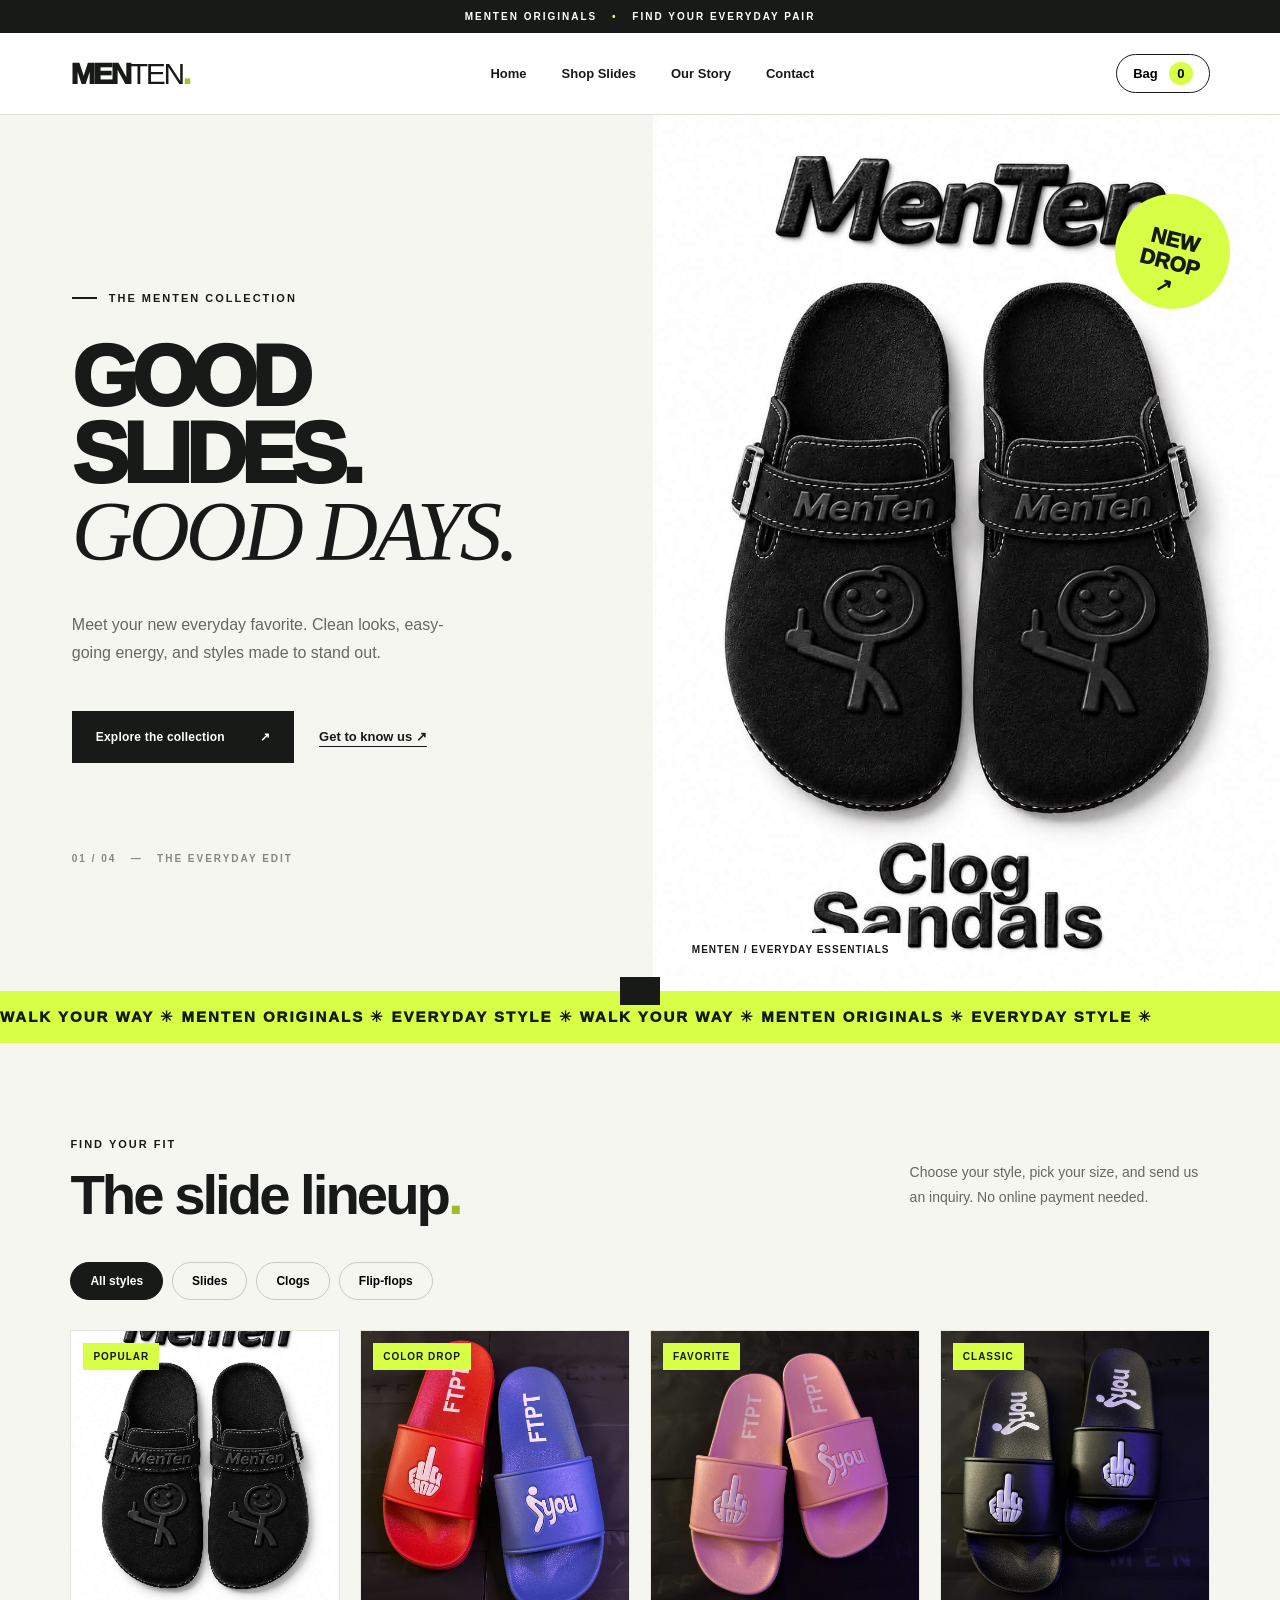
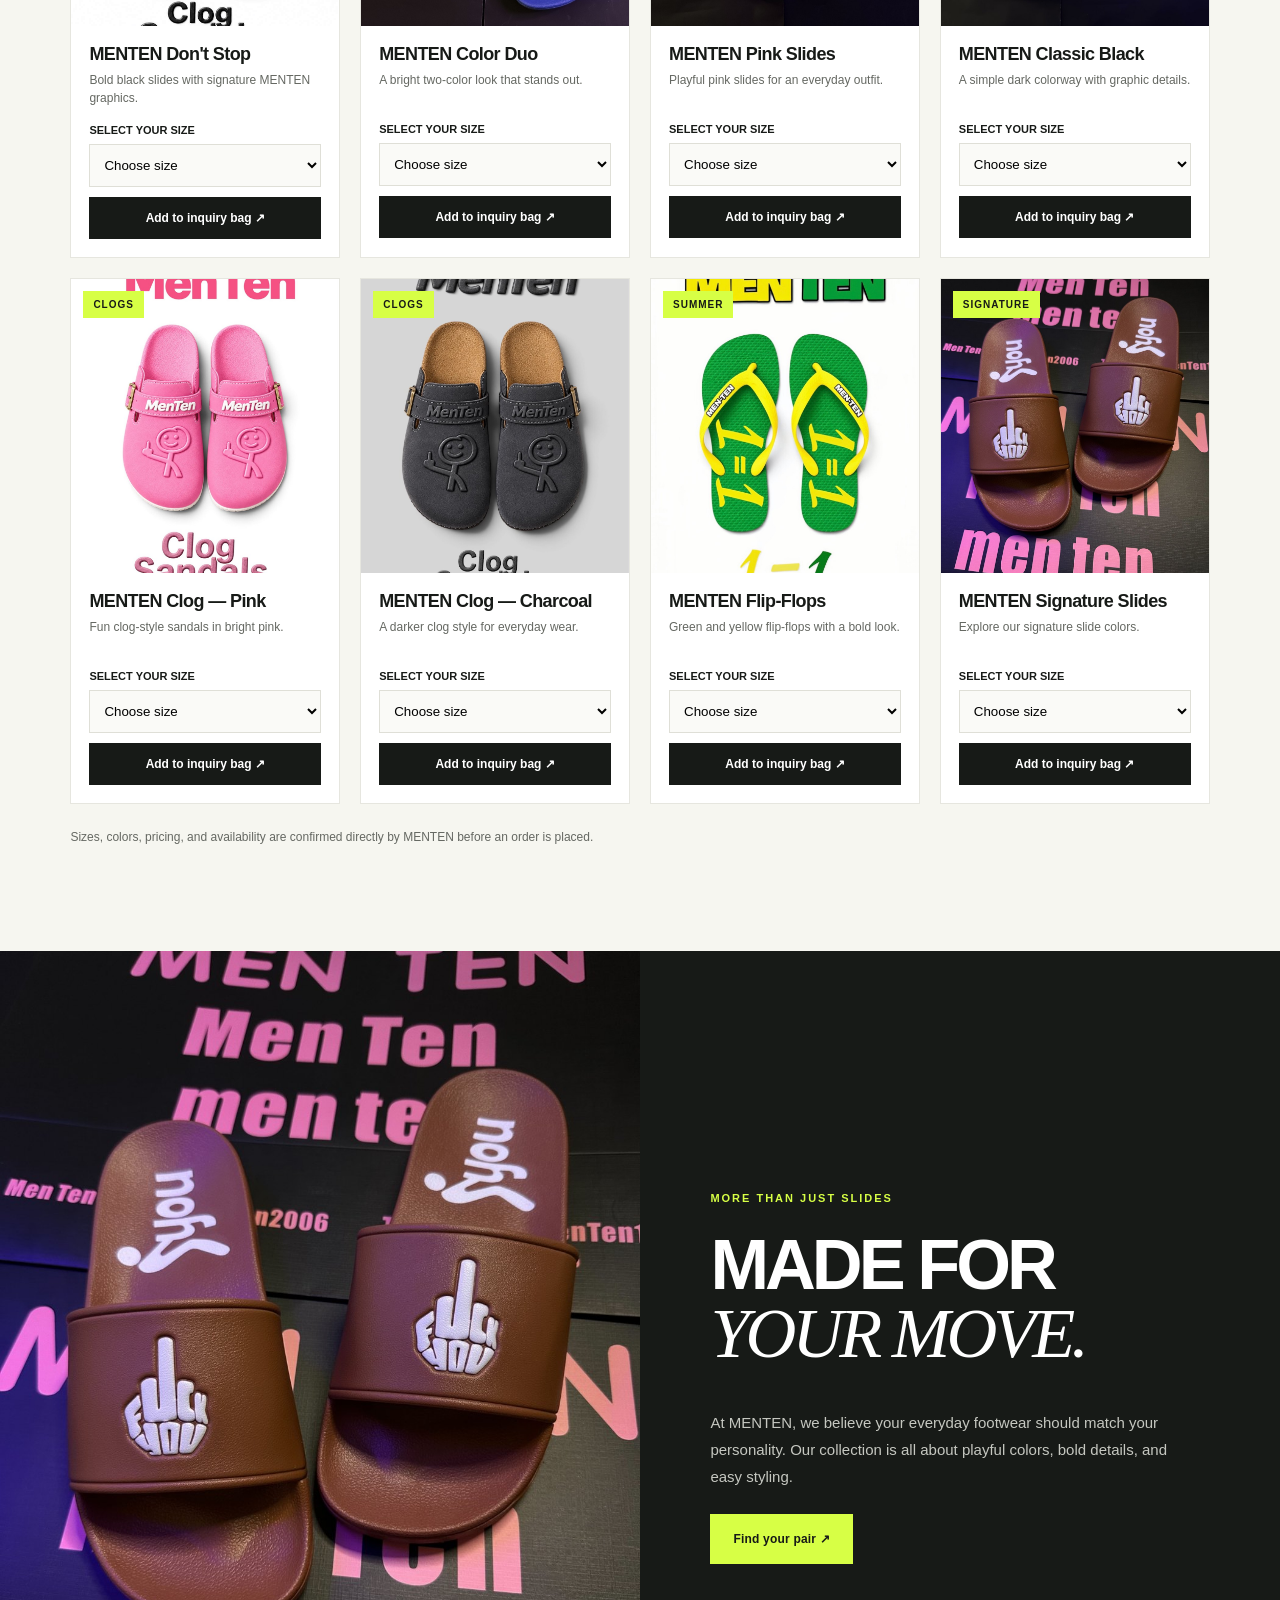
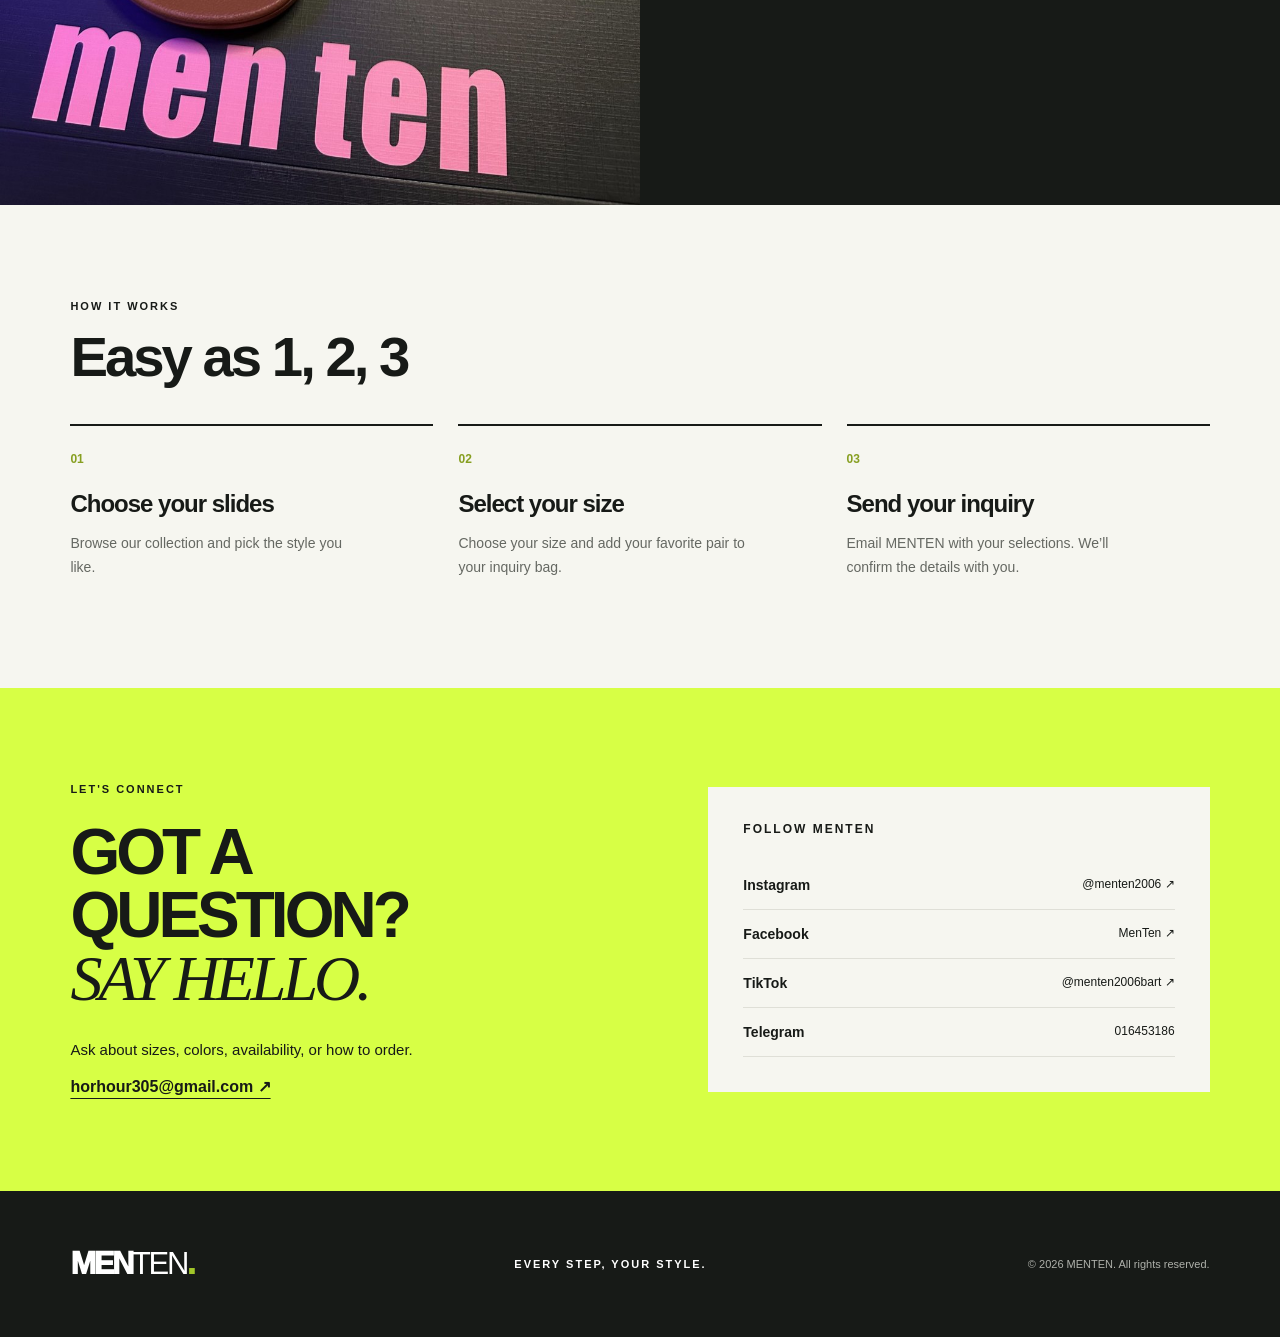
<file: index.html>
<!DOCTYPE html>
<html lang="en">
<head>
<script src="https://telegram.org/js/telegram-web-app.js"></script>

  <meta charset="UTF-8">
  <meta name="viewport" content="width=device-width, initial-scale=1">
  <meta name="theme-color" content="#171a17">
  <meta name="description" content="Discover MENTEN slides and sandals. Choose your favorite style and size, then send an order inquiry directly to MENTEN.">
  <title>MENTEN — Slides for Every Day</title>
  <link rel="icon" href="favicon.svg" type="image/svg+xml">
  <link rel="stylesheet" href="style.css">
  <script src="script.js" defer></script>
</head>
<body>
  <div class="announcement">MENTEN ORIGINALS <span>•</span> FIND YOUR EVERYDAY PAIR</div>
  <header class="site-header">
    <a class="logo" href="#home" aria-label="MENTEN home">MEN<span>TEN</span><i>.</i></a>
    <button class="menu-toggle" id="menuToggle" type="button" aria-label="Open menu" aria-expanded="false">☰</button>
    <nav class="nav-links" id="mainNav" aria-label="Main navigation">
      <a href="#home">Home</a>
      <a href="#shop">Shop Slides</a>
      <a href="#story">Our Story</a>
      <a href="#contact">Contact</a>
    </nav>
    <button class="bag-button" id="bagButton" type="button" aria-label="View inquiry bag">Bag <span id="bagCount">0</span></button>
  </header>
  <main>
    <section class="hero" id="home">
      <div class="hero-copy">
        <div class="eyebrow"><span class="line"></span> THE MENTEN COLLECTION</div>
        <h1>GOOD SLIDES.<br><em>GOOD DAYS.</em></h1>
        <p>Meet your new everyday favorite. Clean looks, easy-going energy, and styles made to stand out.</p>
        <div class="hero-actions">
          <a class="btn btn-dark" href="#shop">Explore the collection <span>↗</span></a>
          <a class="text-link" href="#story">Get to know us ↗</a>
        </div>
        <div class="hero-small">01 / 04 &nbsp; — &nbsp; THE EVERYDAY EDIT</div>
      </div>
      <div class="hero-image-wrap">
        <img class="hero-image" src="images/image.png" alt="MENTEN black slides product photo">
        <span class="hero-sticker">NEW<br>DROP <b>↗</b></span>
        <span class="hero-caption">MENTEN / EVERYDAY ESSENTIALS</span>
      </div>
    </section>
    <div class="ticker" aria-hidden="true"><div>WALK YOUR WAY ✳ MENTEN ORIGINALS ✳ EVERYDAY STYLE ✳ WALK YOUR WAY ✳ MENTEN ORIGINALS ✳ EVERYDAY STYLE ✳</div></div>
    <section class="shop-section section-shell" id="shop">
      <div class="section-heading">
        <div><div class="eyebrow">FIND YOUR FIT</div><h2>The slide lineup<span class="accent-dot">.</span></h2></div>
        <p>Choose your style, pick your size, and send us an inquiry. No online payment needed.</p>
      </div>
      <div class="filter-row" role="group" aria-label="Filter products">
        <button class="filter active" data-filter="all" type="button">All styles</button>
        <button class="filter" data-filter="slides" type="button">Slides</button>
        <button class="filter" data-filter="clogs" type="button">Clogs</button>
        <button class="filter" data-filter="flipflops" type="button">Flip-flops</button>
      </div>
      <div class="product-grid" id="productGrid"></div>
      <p class="product-note">Sizes, colors, pricing, and availability are confirmed directly by MENTEN before an order is placed.</p>
    </section>
    <section class="feature-section" id="story">
      <div class="feature-photo"><img src="images/product-3.jpg" loading="lazy" alt="MENTEN slide sandals in different colors"></div>
      <div class="feature-content"><div class="eyebrow">MORE THAN JUST SLIDES</div><h2>MADE FOR<br><em>YOUR MOVE.</em></h2><p>At MENTEN, we believe your everyday footwear should match your personality. Our collection is all about playful colors, bold details, and easy styling.</p><a class="btn btn-light" href="#shop">Find your pair ↗</a></div>
    </section>
    <section class="steps-section section-shell">
      <div class="section-heading"><div><div class="eyebrow">HOW IT WORKS</div><h2>Easy as 1, 2, 3<span class="accent-dot"><div class=""></div></span></h2></div></div>
      <div class="steps-grid"><article><span>01</span><h3>Choose your slides</h3><p>Browse our collection and pick the style you like.</p></article><article><span>02</span><h3>Select your size</h3><p>Choose your size and add your favorite pair to your inquiry bag.</p></article><article><span>03</span><h3>Send your inquiry</h3><p>Email MENTEN with your selections. We’ll confirm the details with you.</p></article></div>
    </section>
    <section class="contact-section" id="contact"><div class="contact-inner"><div><div class="eyebrow">LET'S CONNECT</div><h2>GOT A QUESTION?<br><em>SAY HELLO.</em></h2><p>Ask about sizes, colors, availability, or how to order.</p><a class="contact-email" href="mailto:horhour305@gmail.com">horhour305@gmail.com ↗</a></div><div class="social-panel"><h3>FOLLOW MENTEN</h3><a target="_blank" rel="noopener noreferrer" href="https://www.instagram.com/menten2006/">Instagram <span>@menten2006 ↗</span></a><a target="_blank" rel="noopener noreferrer" href="https://www.facebook.com/profile.php?id=100065083050645">Facebook <span>MenTen ↗</span></a><a target="_blank" rel="noopener noreferrer" href="https://www.tiktok.com/@menten2006bart">TikTok <span>@menten2006bart ↗</span></a><div class="telegram">Telegram <span>016453186</span></div></div></div></section>
  </main>
  <footer><a class="logo footer-logo" href="#home">MEN<span>TEN</span><i>.</i></a><p>EVERY STEP, YOUR STYLE.</p><small>© <span id="year"></span> MENTEN. All rights reserved.</small></footer>
  <div class="drawer-backdrop" id="drawerBackdrop" hidden></div>
  <aside class="bag-drawer" id="bagDrawer" role="dialog" aria-modal="true" aria-label="Your inquiry bag" aria-hidden="true">
    <div class="drawer-top"><div><div class="eyebrow">YOUR PICKS</div><h2>Inquiry bag</h2></div><button type="button" id="closeBag" class="close-button" aria-label="Close bag"></button></div>
    <div id="bagItems" class="bag-items"></div>
    <form id="inquiryForm" class="inquiry-form"><label for="customerName">Your name</label><input id="customerName" name="name" placeholder="Your name" required maxlength="80"><label for="customerContact">Your email or contact</label><input id="customerContact" name="contact" placeholder="Email / phone / social handle" required maxlength="120"><label for="customerNotes">Message (optional)</label><textarea id="customerNotes" name="notes" rows="3" maxlength="500" placeholder="Any questions or color preferences?"></textarea><button class="btn btn-dark full-width" type="submit">Send inquiry by email ↗</button><p class="form-hint">This opens your email app with your order details. No payment is collected here.</p></form>
  </aside>
  <div class="toast" id="toast" role="status" aria-live="polite"></div>
<script>
  if (window.Telegram && window.Telegram.WebApp) {
    const tg = window.Telegram.WebApp;

    tg.ready();
    tg.expand();

    document.body.classList.add("telegram-mini-app");
  }
</script>

</body>
</html>
</file>
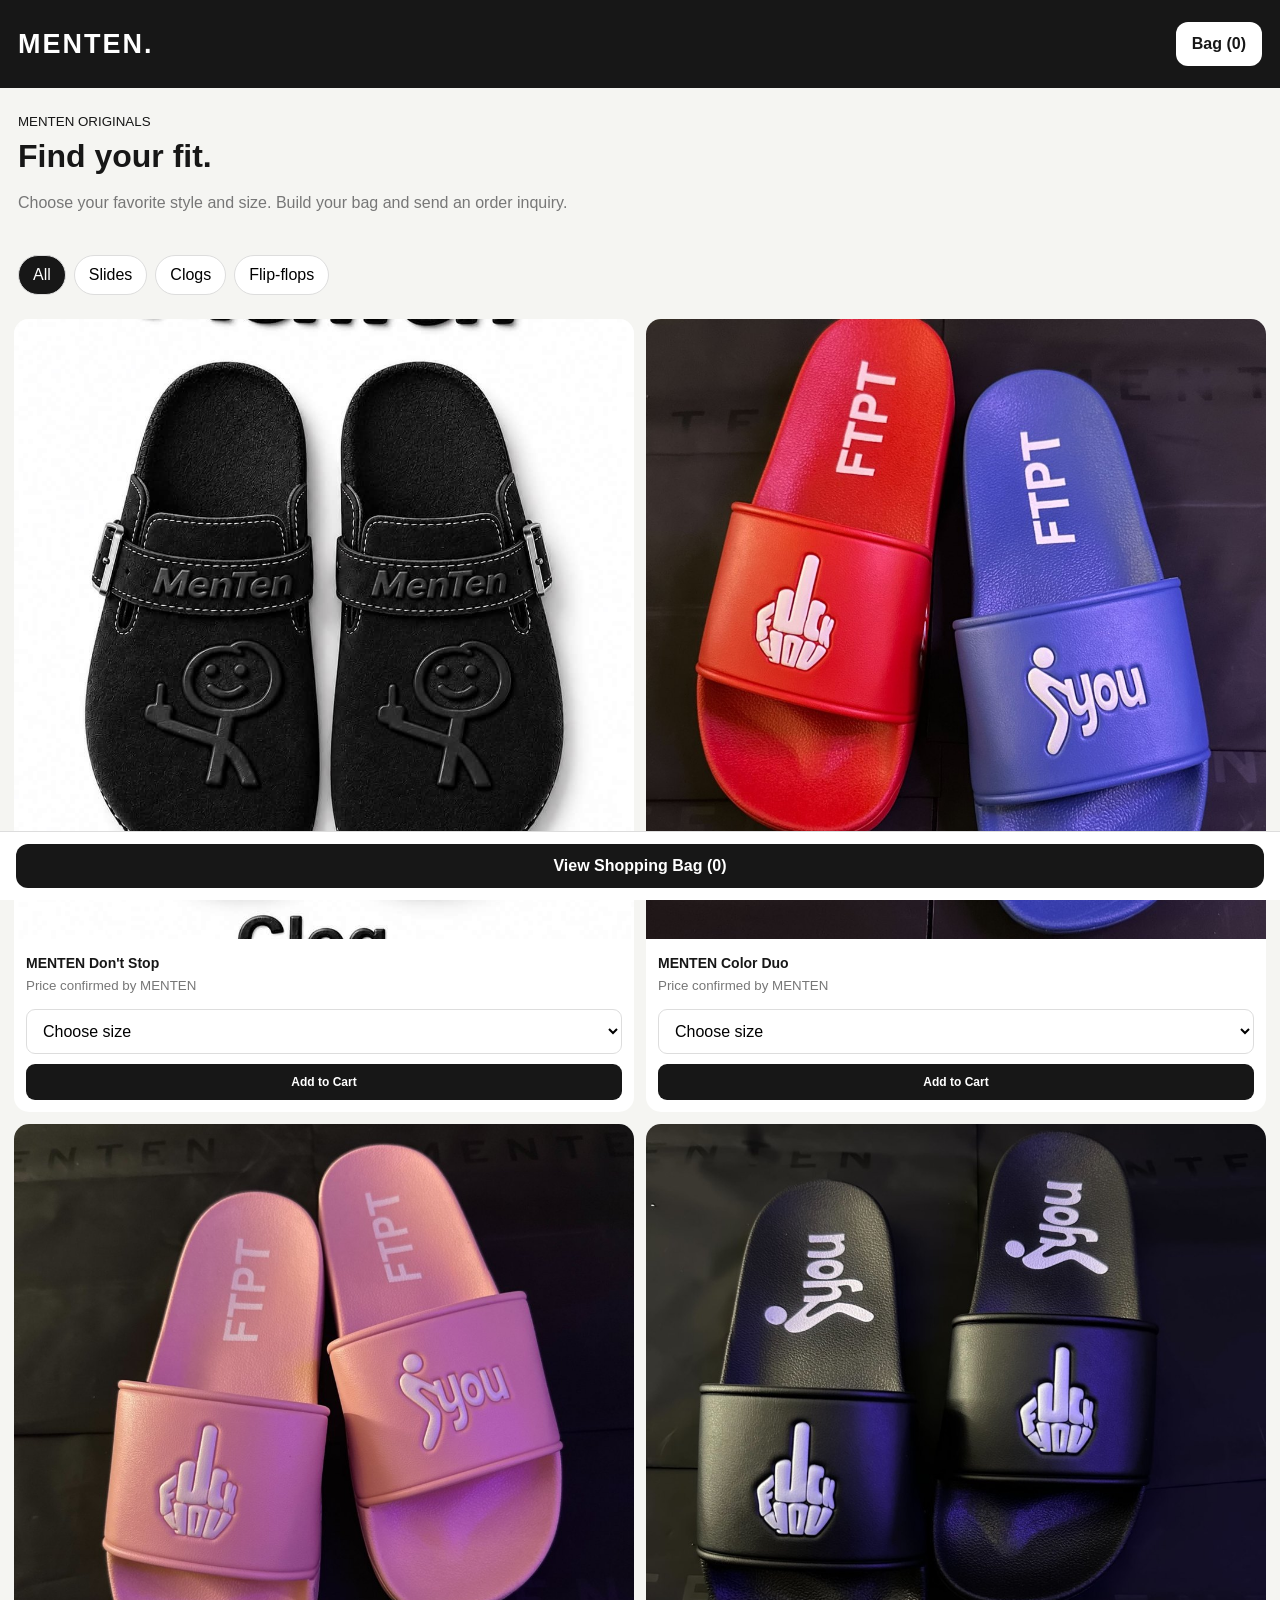
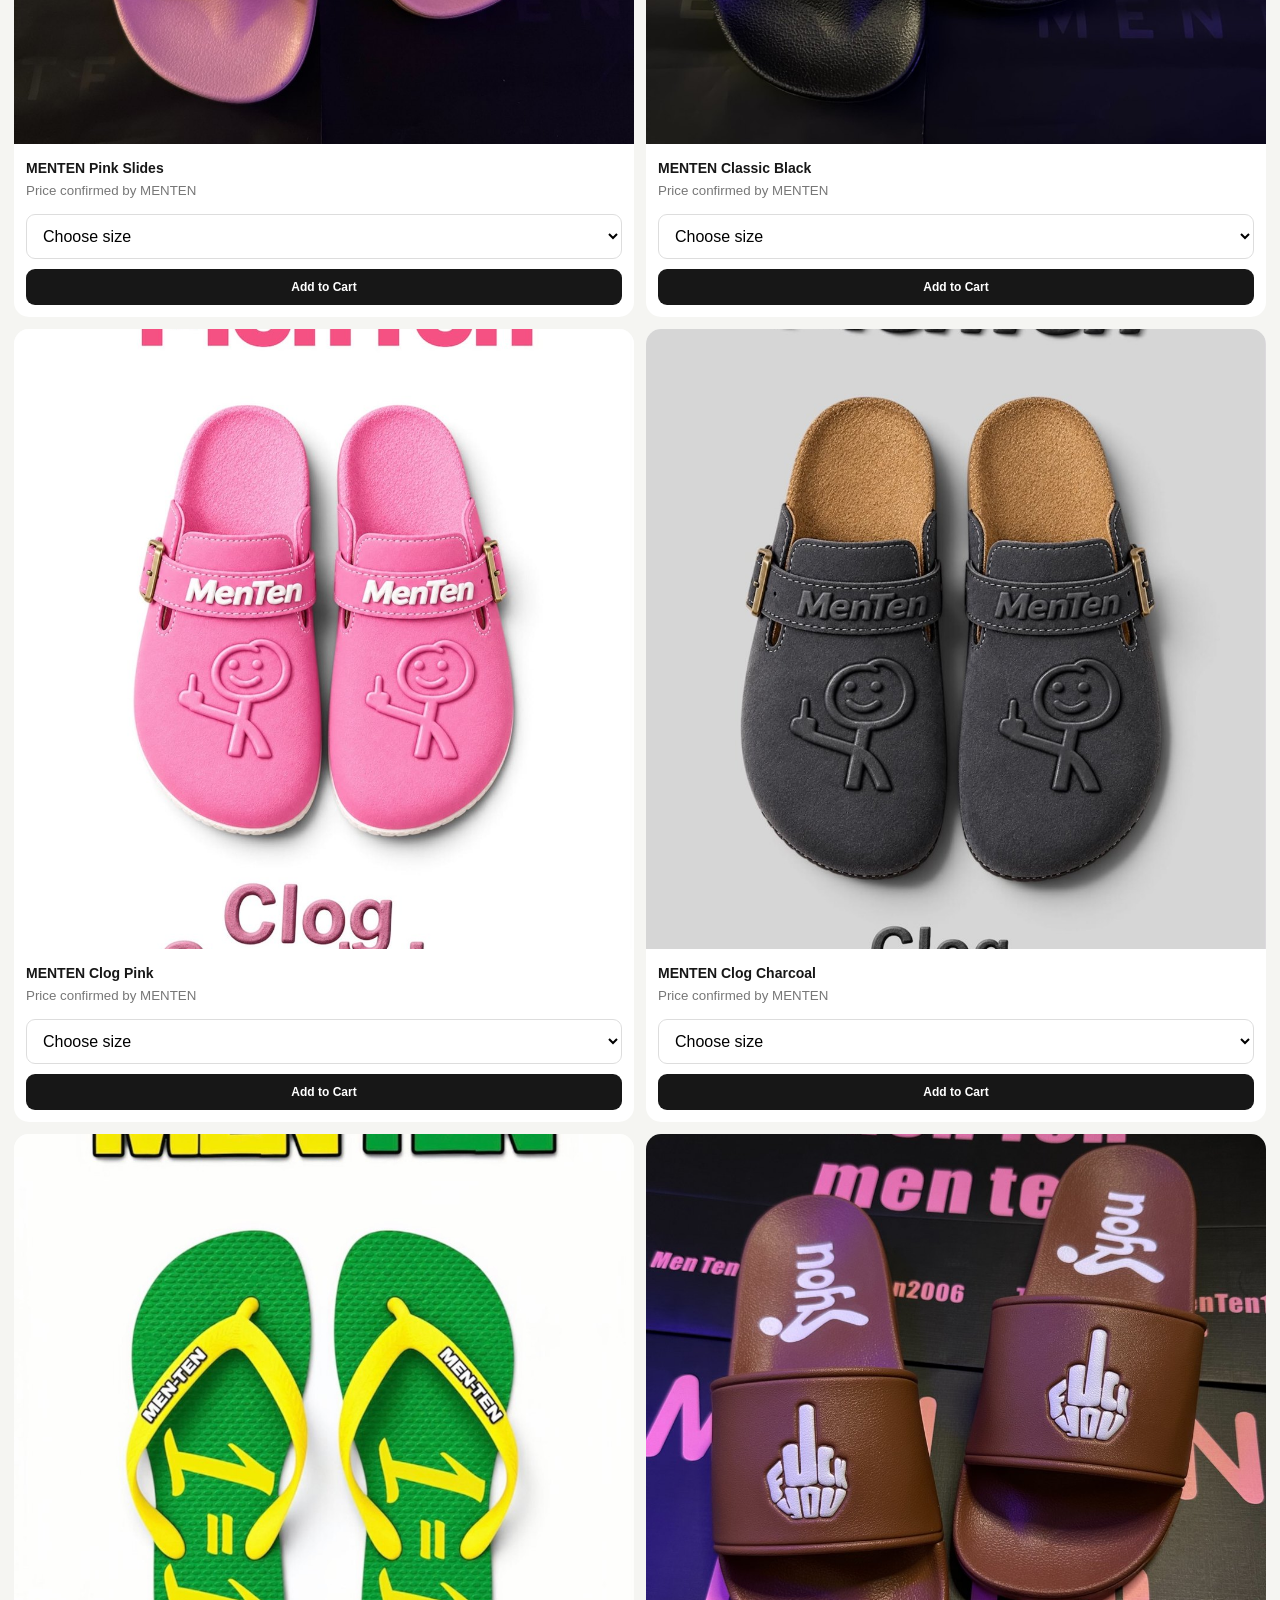
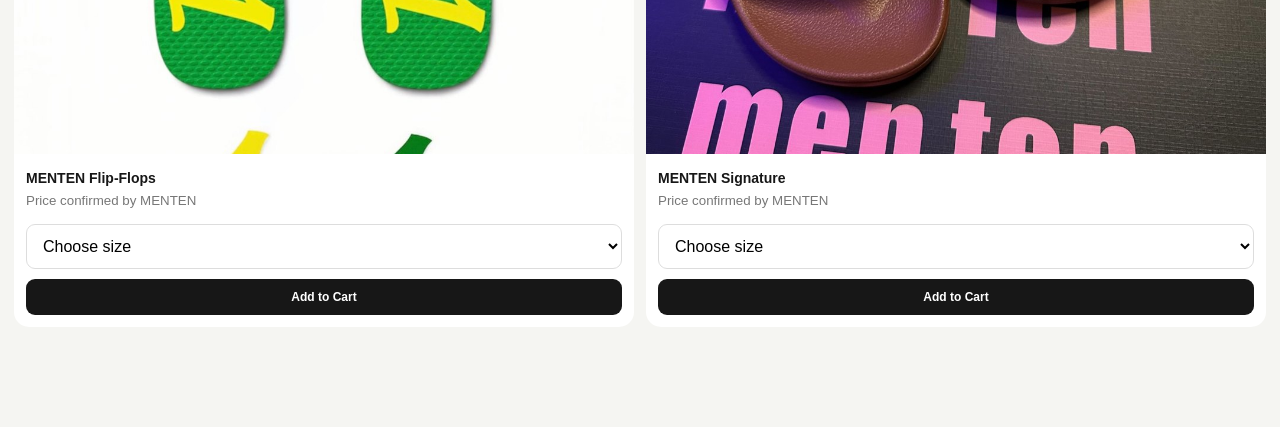
<file: telegram-2.html>
<!DOCTYPE html>
<html lang="en">

<head>
    <meta charset="UTF-8">
    <meta name="viewport" content="width=device-width, initial-scale=1">
    <meta name="theme-color" content="#111111">
    <title>MENTEN | Telegram Shop</title>
    <script src="https://telegram.org/js/telegram-web-app.js"></script>
    <style>
        * {
            box-sizing: border-box;
        }

        body {
            margin: 0;
            font-family: -apple-system, BlinkMacSystemFont, Arial, sans-serif;
            background: #f5f5f2;
            color: #171717;
        }

        header {
            background: #171717;
            color: white;
            padding: 22px 18px;
            display: flex;
            justify-content: space-between;
            align-items: center;
        }

        .brand {
            font-size: 27px;
            font-weight: 900;
            letter-spacing: 2px;
        }

        button {
            cursor: pointer;
            font: inherit;
        }

        .bag-btn,
        .primary {
            background: #171717;
            color: white;
            border: 0;
            padding: 13px 16px;
            border-radius: 12px;
            font-weight: 700;
        }

        .bag-btn {
            background: white;
            color: #171717;
        }

        .intro {
            padding: 24px 18px 12px;
        }

        .intro h1 {
            font-size: 32px;
            margin: 8px 0;
        }

        .intro p,
        .muted {
            color: #777;
            line-height: 1.5;
        }

        .filters {
            display: flex;
            gap: 8px;
            overflow-x: auto;
            padding: 12px 18px;
        }

        .filter {
            border: 1px solid #ddd;
            border-radius: 20px;
            background: white;
            padding: 10px 14px;
            white-space: nowrap;
        }

        .filter.active {
            background: #171717;
            color: white;
        }

        .grid {
            display: grid;
            grid-template-columns: repeat(2, minmax(0, 1fr));
            gap: 12px;
            padding: 12px 14px 100px;
        }

        .card {
            background: white;
            border-radius: 15px;
            overflow: hidden;
        }

        .card img {
            width: 100%;
            aspect-ratio: 1 / 1;
            object-fit: cover;
            background: #eee;
        }

        .info {
            padding: 12px;
        }

        .info h3 {
            font-size: 14px;
            margin: 0 0 7px;
        }

        .info small {
            color: #777;
            display: block;
            margin-bottom: 10px;
        }

        select,
        input,
        textarea {
            width: 100%;
            padding: 12px;
            border: 1px solid #ddd;
            border-radius: 9px;
            background: white;
            font: inherit;
            margin: 6px 0 10px;
        }

        .add {
            width: 100%;
            background: #171717;
            color: white;
            border: 0;
            border-radius: 9px;
            padding: 11px 6px;
            font-size: 12px;
            font-weight: 700;
        }

        .bottom {
            position: fixed;
            bottom: 0;
            left: 0;
            right: 0;
            padding: 12px 16px;
            background: white;
            border-top: 1px solid #ddd;
            z-index: 5;
        }

        .bottom button {
            width: 100%;
        }

        .panel {
            display: none;
            position: fixed;
            inset: 0;
            background: #f5f5f2;
            z-index: 10;
            overflow-y: auto;
            padding: 20px 18px 35px;
        }

        .panel.open {
            display: block;
        }

        .panel-top {
            display: flex;
            align-items: center;
            justify-content: space-between;
        }

        .close {
            background: white;
            border: 1px solid #ddd;
            border-radius: 9px;
            padding: 10px 14px;
        }

        .cart-item {
            background: white;
            border-radius: 12px;
            padding: 14px;
            margin: 12px 0;
        }

        .cart-item strong {
            display: block;
        }

        .qty {
            display: flex;
            align-items: center;
            gap: 12px;
            margin-top: 12px;
        }

        .qty button {
            padding: 7px 12px;
            background: #eee;
            border: 0;
            border-radius: 7px;
        }

        .checkout {
            background: white;
            border-radius: 14px;
            padding: 16px;
            margin-top: 20px;
        }

        .checkout label {
            font-size: 13px;
            font-weight: 700;
        }

        .checkout .primary {
            width: 100%;
        }

        .notice {
            font-size: 12px;
            color: #777;
            line-height: 1.5;
        }
    </style>
</head>

<body>

    <header>
        <div class="brand">MENTEN.</div>
        <button class="bag-btn" onclick="openCart()">
            Bag (<span id="count">0</span>)
        </button>
    </header>

    <section class="intro">
        <small>MENTEN ORIGINALS</small>
        <h1>Find your fit.</h1>
        <p>Choose your favorite style and size. Build your bag and send an order inquiry.</p>
    </section>

    <div class="filters">
        <button class="filter active" onclick="filterProducts('all',this)">All</button>
        <button class="filter" onclick="filterProducts('slides',this)">Slides</button>
        <button class="filter" onclick="filterProducts('clogs',this)">Clogs</button>
        <button class="filter" onclick="filterProducts('flipflops',this)">Flip-flops</button>
    </div>

    <div class="grid" id="grid"></div>

    <div class="bottom">
        <button class="primary" onclick="openCart()">
            View Shopping Bag (<span id="bottomCount">0</span>)
        </button>
    </div>

    <div class="panel" id="cartPanel">
        <div class="panel-top">
            <h2>Your Bag</h2>
            <button class="close" onclick="closeCart()">Close ✕</button>
        </div>

        <div id="cartItems"></div>

        <form class="checkout" id="checkoutForm">
            <h2>Checkout Inquiry</h2>
            <p class="muted">Submit your product selections to MENTEN for confirmation.</p>

            <label for="customerName">Your name</label>
            <input id="customerName" required maxlength="80" placeholder="Full name">

            <label for="customerContact">Email or Telegram username</label>
            <input id="customerContact" required maxlength="120" placeholder="How can we reach you?">

            <label for="customerNotes">Notes (optional)</label>
            <textarea id="customerNotes" maxlength="500" rows="3"
                placeholder="Color, delivery questions, etc."></textarea>

            <button type="submit" class="primary">Send Order to MENTEN</button>
            <p class="notice">No payment is taken. Submit your inquiry inside Telegram; MENTEN will confirm prices, stock, shipping, and payment options.</p>
        </form>
    </div>

    <script>
        const tg = window.Telegram?.WebApp;
        if (tg) {
            tg.ready();
            tg.expand();
        }

        const products = [
            { id: 1, name: "MENTEN Don't Stop", category: "slides", image: "images/image.png" },
            { id: 2, name: "MENTEN Color Duo", category: "slides", image: "images/product-2.jpg" },
            { id: 3, name: "MENTEN Pink Slides", category: "slides", image: "images/product-7.jpg" },
            { id: 4, name: "MENTEN Classic Black", category: "slides", image: "images/product-1.jpg" },
            { id: 5, name: "MENTEN Clog Pink", category: "clogs", image: "images/product-0.jpg" },
            { id: 6, name: "MENTEN Clog Charcoal", category: "clogs", image: "images/product-6.jpg" },
            { id: 7, name: "MENTEN Flip-Flops", category: "flipflops", image: "images/product-9.jpg" },
            { id: 8, name: "MENTEN Signature", category: "slides", image: "images/product-3.jpg" }
        ];

        const sizes = ["EU 36", "EU 37", "EU 38", "EU 39", "EU 40", "EU 41", "EU 42", "EU 43", "EU 44", "EU 45"];
        const storageKey = "menten-telegram-cart-v1";
        let cart = [];

        try {
            const saved = JSON.parse(localStorage.getItem(storageKey) || "[]");
            if (Array.isArray(saved)) {
                cart = saved.filter(item =>
                    products.some(p => p.id === item.id) &&
                    sizes.includes(item.size) &&
                    Number.isInteger(item.qty) &&
                    item.qty > 0 && item.qty <= 30
                ).slice(0, 30);
            }
        } catch (e) {
            cart = [];
        }

        function saveCart() {
            try {
                localStorage.setItem(storageKey, JSON.stringify(cart));
            } catch (e) { }
            updateCount();
        }

        function updateCount() {
            const count = cart.reduce((sum, item) => sum + item.qty, 0);
            document.getElementById("count").textContent = count;
            document.getElementById("bottomCount").textContent = count;
        }

        function renderProducts(category = "all") {
            const grid = document.getElementById("grid");
            grid.replaceChildren();

            products.filter(p => category === "all" || p.category === category)
                .forEach(product => {
                    const card = document.createElement("div");
                    card.className = "card";

                    const img = document.createElement("img");
                    img.src = product.image;
                    img.alt = product.name;
                    img.loading = "lazy";

                    const info = document.createElement("div");
                    info.className = "info";

                    const title = document.createElement("h3");
                    title.textContent = product.name;

                    const note = document.createElement("small");
                    note.textContent = "Price confirmed by MENTEN";

                    const select = document.createElement("select");
                    select.setAttribute("aria-label", "Size for " + product.name);
                    select.add(new Option("Choose size", ""));
                    sizes.forEach(size => select.add(new Option(size, size)));

                    const button = document.createElement("button");
                    button.className = "add";
                    button.textContent = "Add to Cart";
                    button.onclick = () => addToCart(product.id, select.value);

                    info.append(title, note, select, button);
                    card.append(img, info);
                    grid.appendChild(card);
                });
        }

        function filterProducts(category, button) {
            document.querySelectorAll(".filter").forEach(b => b.classList.remove("active"));
            button.classList.add("active");
            renderProducts(category);
        }

        function addToCart(id, size) {
            if (!size) {
                alert("Please choose a size first.");
                return;
            }
            const existing = cart.find(item => item.id === id && item.size === size);
            const total = cart.reduce((sum, item) => sum + item.qty, 0);

            if (total >= 30) {
                alert("Maximum 30 items per inquiry.");
                return;
            }

            if (existing) existing.qty++;
            else cart.push({ id, size, qty: 1 });

            saveCart();
            if (tg?.HapticFeedback) tg.HapticFeedback.impactOccurred("light");
            alert("Added to your bag!");
        }

        function openCart() {
            renderCart();
            document.getElementById("cartPanel").classList.add("open");
        }

        function closeCart() {
            document.getElementById("cartPanel").classList.remove("open");
        }

        function changeQty(index, change) {
            cart[index].qty += change;
            if (cart[index].qty <= 0) cart.splice(index, 1);
            saveCart();
            renderCart();
        }

        function renderCart() {
            const container = document.getElementById("cartItems");
            container.replaceChildren();

            if (!cart.length) {
                const empty = document.createElement("p");
                empty.textContent = "Your bag is empty. Add a pair to get started.";
                container.appendChild(empty);
                return;
            }

            cart.forEach((item, index) => {
                const product = products.find(p => p.id === item.id);
                if (!product) return;

                const row = document.createElement("div");
                row.className = "cart-item";

                const name = document.createElement("strong");
                name.textContent = product.name;

                const size = document.createElement("p");
                size.textContent = "Size: " + item.size;

                const controls = document.createElement("div");
                controls.className = "qty";

                const minus = document.createElement("button");
                minus.textContent = "−";
                minus.onclick = () => changeQty(index, -1);

                const number = document.createElement("span");
                number.textContent = item.qty;

                const plus = document.createElement("button");
                plus.textContent = "+";
                plus.disabled = cart.reduce((sum, i) => sum + i.qty, 0) >= 30;
                plus.onclick = () => changeQty(index, 1);

                controls.append(minus, number, plus);
                row.append(name, size, controls);
                container.appendChild(row);
            });
        }
        const ORDER_API = "https://menten-order0.sivphengphann.workers.dev";
        let sendingOrder = false;

        document.getElementById("checkoutForm").addEventListener("submit", async event => {
            event.preventDefault();
            if (sendingOrder) return;
            if (!cart.length) {
                alert("Please add a product first.");
                return;
            }

            const name = document.getElementById("customerName").value.trim();
            const contact = document.getElementById("customerContact").value.trim();
            const notes = document.getElementById("customerNotes").value.trim();
            if (!name || !contact) {
                alert("Please enter your name and contact information.");
                return;
            }
            if (!tg?.initData) {
                alert("Please open MENTEN Shop using the button inside Telegram to send an order.");
                return;
            }

            const form = event.currentTarget;
            const submitButton = form.querySelector('button[type="submit"]');
            sendingOrder = true;
            submitButton.disabled = true;
            const originalText = submitButton.textContent;
            submitButton.textContent = "Sending order...";

            try {
                const response = await fetch(ORDER_API, {
                    method: "POST",
                    headers: { "Content-Type": "application/json" },
                    body: JSON.stringify({
                        initData: tg.initData,
                        name,
                        contact,
                        notes,
                        cart: cart.map(item => ({
                            id: item.id,
                            size: item.size,
                            qty: item.qty
                        }))
                    })
                });
                const result = await response.json();
                if (!response.ok || !result.success) {
                    throw new Error(result.error || "Could not send your order.");
                }

                cart = [];
                saveCart();
                renderCart();
                form.reset();
                alert("Your MENTEN order inquiry was sent! We will confirm stock, price, and delivery.");
            } catch (error) {
                alert("Order not confirmed: " + error.message + ". Please contact MENTEN if you are unsure whether it arrived.");
            } finally {
                sendingOrder = false;
                submitButton.disabled = false;
                submitButton.textContent = originalText;
            }
        });

        renderProducts();
        updateCount();
    </script>

</body>

</html>
</file>
<file: style.css>
/* =====================================================
   MENTEN WEBSITE
   Style sheet for my slide sandal website
   ===================================================== */
:root {
  --ink:#171a17;
  --muted:#656862;
  --paper:#f6f6f0;
  --white:#fff;
  --lime:#d7ff45;
  --border:#dfdfd7;
  --font:Arial,Helvetica,sans-serif
}
* {
  box-sizing:border-box
}
html {
  scroll-behavior:smooth
}
body {
  margin:0;
  font-family:var(--font);
  color:var(--ink);
  background:var(--paper)
}
button,input,textarea {
  font:inherit
}
button {
  cursor:pointer
}
a {
  color:inherit;
  text-decoration:none
}
img {
  display:block;
  max-width:100%
}
button:focus-visible,a:focus-visible,input:focus-visible,textarea:focus-visible {
  outline:3px solid #85aa00;
  outline-offset:3px
}
.announcement {
  background:var(--ink);
  color:#fff;
  text-align:center;
  font-size:10px;
  font-weight:800;
  letter-spacing:2px;
  padding:11px
}
.announcement span {
  color:var(--lime);
  padding:0 10px
}
.site-header {
  height:82px;
  display:flex;
  align-items:center;
  justify-content:space-between;
  padding:0 5.5%;
  background:#fff;
  position:sticky;
  top:0;
  z-index:30;
  border-bottom:1px solid var(--border)
}
.logo {
  font-size:30px;
  font-weight:950;
  letter-spacing:-2.4px
}
.logo span {
  font-weight:400
}
.logo i {
  color:#a1c629;
  font-style:normal
}
.nav-links {
  display:flex;
  gap:35px;
  align-items:center
}
.nav-links a {
  font-size:13px;
  font-weight:700;
  transition:opacity .2s
}
.nav-links a:hover {
  opacity:.5
}
.bag-button {
  border:1px solid var(--ink);
  border-radius:100px;
  background:transparent;
  padding:11px 16px;
  font-size:13px;
  font-weight:800
}
.bag-button span {
  background:var(--lime);
  border-radius:100%;
  padding:4px 8px;
  margin-left:8px
}
.menu-toggle {
  display:none;
  border:0;
  background:none;
  font-size:25px
}
.hero {
  display:grid;
  grid-template-columns:51% 49%;
  min-height:640px
}
.hero-copy {
  padding:90px 7% 40px 11%;
  display:flex;
  flex-direction:column;
  align-items:flex-start;
  justify-content:center
}
.eyebrow {
  font-size:11px;
  letter-spacing:2px;
  font-weight:900;
  display:flex;
  align-items:center;
  gap:12px
}
.line {
  width:25px;
  height:2px;
  background:var(--ink)
}
.hero h1 {
  font-size:clamp(58px,6.6vw,110px);
  line-height:.91;
  letter-spacing:-6px;
  margin:35px 0 24px;
  font-weight:950
}
.hero h1 em,.feature-content h2 em,.contact-inner h2 em {
  font-weight:400;
  font-family:Georgia,serif;
  letter-spacing:-4px
}
.hero-copy>p {
  font-size:16px;
  line-height:1.75;
  color:var(--muted);
  max-width:400px
}
.hero-actions {
  display:flex;
  align-items:center;
  gap:25px;
  margin-top:28px
}
.btn {
  display:inline-flex;
  justify-content:space-between;
  align-items:center;
  gap:35px;
  padding:18px 23px;
  font-size:12px;
  letter-spacing:.2px;
  font-weight:800;
  transition:transform .2s
}
.btn:hover {
  transform:translateY(-3px)
}
.btn-dark {
  background:var(--ink);
  color:#fff;
  border:1px solid var(--ink)
}
.btn-light {
  background:var(--lime);
  color:var(--ink)
}
.text-link {
  font-size:13px;
  font-weight:800;
  text-decoration:underline;
  text-underline-offset:5px
}
.hero-small {
  margin-top:90px;
  color:#858780;
  font-size:10px;
  font-weight:800;
  letter-spacing:2px
}
.hero-image-wrap {
  position:relative;
  min-height:580px;
  background:#deded7;
  overflow:hidden
}
.hero-image {
  width:100%;
  height:100%;
  object-fit:cover;
  object-position:center
}
.hero-sticker {
  position:absolute;
  top:9%;
  right:8%;
  width:115px;
  height:115px;
  border-radius:50%;
  background:var(--lime);
  display:flex;
  align-items:center;
  justify-content:center;
  text-align:center;
  transform:rotate(14deg);
  font-size:21px;
  font-weight:950;
  line-height:1.05
}
.hero-sticker b {
  position:absolute;
  bottom:12px;
  font-size:20px
}
.hero-caption {
  position:absolute;
  bottom:25px;
  left:25px;
  background:#fff;
  padding:11px 14px;
  font-size:10px;
  font-weight:900;
  letter-spacing:1px
}
.ticker {
  background:var(--lime);
  overflow:hidden;
  white-space:nowrap;
  padding:17px 0;
  font-weight:950;
  font-size:15px;
  letter-spacing:2px
}
.ticker div {
  width:max-content;
  animation:move 26s linear infinite
}
@keyframes move {
  to {
    transform:translateX(-40%)
  }
}
.section-shell {
  padding:95px 5.5%
}
.section-heading {
  display:flex;
  align-items:end;
  justify-content:space-between;
  gap:30px;
  margin-bottom:38px
}
.section-heading h2 {
  font-size:clamp(36px,4.4vw,64px);
  letter-spacing:-3px;
  line-height:1.05;
  margin:15px 0 0
}
.accent-dot {
  color:#9ebc27
}
.section-heading>p {
  color:var(--muted);
  font-size:14px;
  line-height:1.8;
  max-width:300px
}
.filter-row {
  display:flex;
  flex-wrap:wrap;
  gap:9px;
  margin-bottom:30px
}
.filter {
  border:1px solid #c9cac2;
  background:transparent;
  padding:11px 19px;
  border-radius:100px;
  font-size:12px;
  font-weight:800
}
.filter.active,.filter:hover {
  background:var(--ink);
  color:#fff;
  border-color:var(--ink)
}
.product-grid {
  display:grid;
  grid-template-columns:repeat(4,minmax(0,1fr));
  gap:20px
}
.product-card {
  background:#fff;
  border:1px solid #e6e6df;
  overflow:hidden
}
.product-photo {
  position:relative;
  background:#e8e8e4;
  aspect-ratio:4/4.4;
  overflow:hidden
}
.product-photo img {
  width:100%;
  height:100%;
  object-fit:cover;
  transition:transform .35s
}
.product-card:hover .product-photo img {
  transform:scale(1.045)
}
.product-tag {
  position:absolute;
  left:12px;
  top:12px;
  background:var(--lime);
  font-size:10px;
  font-weight:900;
  letter-spacing:1px;
  padding:8px 10px
}
.product-info {
  padding:18px
}
.product-info h3 {
  font-size:18px;
  letter-spacing:-.6px;
  margin:0 0 6px
}
.product-info p {
  font-size:12px;
  color:var(--muted);
  line-height:1.5;
  min-height:35px;
  margin:0 0 17px
}
.product-info label {
  font-size:11px;
  font-weight:900;
  display:block;
  margin-bottom:8px
}
.product-info select {
  width:100%;
  background:#fafaf7;
  border:1px solid var(--border);
  padding:12px 10px;
  margin-bottom:10px;
  border-radius:0
}
.add-button {
  width:100%;
  padding:13px 10px;
  background:var(--ink);
  color:#fff;
  border:1px solid var(--ink);
  font-size:12px;
  font-weight:800
}
.add-button:hover {
  background:#3b4431
}
.product-note {
  font-size:12px;
  color:var(--muted);
  margin-top:26px
}
.feature-section {
  display:grid;
  grid-template-columns:1fr 1fr;
  background:var(--ink);
  color:#fff;
  min-height:570px
}
.feature-photo {
  min-height:450px;
  overflow:hidden
}
.feature-photo img {
  width:100%;
  height:100%;
  object-fit:cover
}
.feature-content {
  display:flex;
  flex-direction:column;
  align-items:flex-start;
  justify-content:center;
  padding:75px 11%
}
.feature-content h2,.contact-inner h2 {
  font-size:clamp(48px,5.5vw,80px);
  letter-spacing:-4px;
  line-height:.98;
  margin:26px 0
}
.feature-content p {
  color:#c5c7c0;
  line-height:1.8;
  font-size:15px;
  max-width:460px;
  margin-bottom:24px
}
.feature-content .eyebrow {
  color:var(--lime)
}
.steps-grid {
  display:grid;
  grid-template-columns:repeat(3,1fr);
  gap:25px
}
.steps-grid article {
  border-top:2px solid var(--ink);
  padding-top:23px
}
.steps-grid span {
  font-size:12px;
  font-weight:900;
  color:#879f21
}
.steps-grid h3 {
  font-size:24px;
  letter-spacing:-1px;
  margin:23px 0 10px
}
.steps-grid p {
  color:var(--muted);
  line-height:1.7;
  font-size:14px;
  max-width:290px
}
.contact-section {
  background:var(--lime);
  padding:95px 5.5%
}
.contact-inner {
  display:grid;
  grid-template-columns:1fr 1fr;
  gap:12%;
  max-width:1400px;
  margin:auto
}
.contact-inner h2 {
  font-size:clamp(45px,5vw,75px)
}
.contact-inner p {
  font-size:15px;
  line-height:1.7
}
.contact-email {
  font-weight:900;
  text-decoration:underline;
  text-underline-offset:6px;
  overflow-wrap:anywhere
}
.social-panel {
  background:var(--paper);
  padding:35px;
  align-self:center
}
.social-panel h3 {
  font-size:12px;
  letter-spacing:2px;
  margin:0 0 25px
}
.social-panel a,.telegram {
  border-bottom:1px solid var(--border);
  padding:16px 0;
  display:flex;
  justify-content:space-between;
  gap:10px;
  font-size:14px;
  font-weight:900
}
.social-panel span {
  font-size:12px;
  font-weight:500;
  text-align:right
}
footer {
  background:var(--ink);
  color:#fff;
  padding:55px 5.5%;
  display:flex;
  align-items:center;
  justify-content:space-between;
  gap:20px;
  flex-wrap:wrap
}
footer p {
  font-size:11px;
  letter-spacing:2px;
  font-weight:900
}
footer small {
  font-size:11px;
  color:#aeb0aa
}
.footer-logo {
  font-size:31px
}
.drawer-backdrop {
  position:fixed;
  inset:0;
  background:#0009;
  z-index:40
}
.bag-drawer {
  position:fixed;
  top:0;
  right:0;
  bottom:0;
  width:min(100%,470px);
  background:var(--paper);
  z-index:41;
  padding:28px;
  overflow:auto;
  transform:translateX(110%);
  transition:transform .25s;
  box-shadow:-10px 0 30px #0002
}
.bag-drawer.open {
  transform:translateX(0)
}
.drawer-top {
  display:flex;
  align-items:flex-start;
  justify-content:space-between;
  border-bottom:1px solid var(--border);
  padding-bottom:20px
}
.drawer-top h2 {
  font-size:30px;
  letter-spacing:-1px;
  margin:10px 0 0
}
.close-button {
  font-size:32px;
  border:0;
  background:none
}
.bag-items {
  padding:18px 0
}
.empty-bag {
  font-size:14px;
  color:var(--muted);
  line-height:1.7
}
.bag-item {
  display:flex;
  gap:13px;
  padding:14px 0;
  border-bottom:1px solid var(--border)
}
.bag-item img {
  width:75px;
  height:82px;
  object-fit:cover
}
.bag-item-main {
  flex:1
}
.bag-item-main strong {
  font-size:13px
}
.bag-item-main p {
  font-size:12px;
  color:var(--muted);
  margin:8px 0
}
.remove-item {
  background:none;
  border:0;
  padding:0;
  font-size:11px;
  text-decoration:underline;
  color:#8b3429
}
.inquiry-form {
  display:flex;
  flex-direction:column;
  gap:10px;
  border-top:1px solid var(--border);
  padding-top:22px
}
.inquiry-form label {
  font-size:12px;
  font-weight:800
}
.inquiry-form input,.inquiry-form textarea {
  padding:13px;
  border:1px solid #cfd0c8;
  background:#fff;
  resize:vertical;
  border-radius:0
}
.full-width {
  width:100%;
  margin-top:10px
}
.form-hint {
  font-size:11px;
  color:var(--muted);
  line-height:1.6
}
.toast {
  position:fixed;
  left:50%;
  bottom:25px;
  transform:translate(-50%,130px);
  background:var(--ink);
  color:#fff;
  padding:14px 20px;
  font-size:13px;
  font-weight:800;
  z-index:60;
  transition:transform .25s;
  text-align:center;
  max-width:90vw
}
.toast.show {
  transform:translate(-50%,0)
}
@media(max-width:1050px) {
  .hero {
    min-height:560px
  }
  .hero h1 {
    letter-spacing:-4px
  }
  .product-grid {
    grid-template-columns:repeat(2,minmax(0,1fr))
  }
  .hero-small {
    margin-top:50px
  }
}
@media(max-width:700px) {
  .site-header {
    height:68px;
    padding:0 5%
  }
  .logo {
    font-size:27px
  }
  .menu-toggle {
    display:block;
    margin-left:auto;
    margin-right:14px
  }
  .nav-links {
    display:none;
    position:absolute;
    top:68px;
    left:0;
    right:0;
    background:#fff;
    flex-direction:column;
    align-items:flex-start;
    padding:20px 6%;
    gap:22px;
    border-bottom:1px solid var(--border)
  }
  .nav-links.open {
    display:flex
  }
  .hero {
    grid-template-columns:1fr
  }
  .hero-copy {
    padding:70px 7% 40px
  }
  .hero h1 {
    font-size:clamp(55px,13vw,82px);
    margin:27px 0 17px
  }
  .hero-small {
    margin-top:45px
  }
  .hero-image-wrap {
    min-height:420px;
    height:460px
  }
  .section-shell {
    padding:65px 5%
  }
  .section-heading {
    display:block
  }
  .section-heading>p {
    margin-top:18px
  }
  .section-heading h2 {
    letter-spacing:-2px
  }
  .product-grid {
    gap:12px
  }
  .product-info {
    padding:12px
  }
  .product-info h3 {
    font-size:15px
  }
  .product-info p {
    font-size:11px
  }
  .product-photo {
    aspect-ratio:4/4.8
  }
  .feature-section {
    grid-template-columns:1fr
  }
  .feature-photo {
    height:370px;
    min-height:0
  }
  .feature-content {
    padding:70px 7%
  }
  .steps-grid {
    grid-template-columns:1fr;
    gap:35px
  }
  .contact-section {
    padding:70px 5%
  }
  .contact-inner {
    grid-template-columns:1fr;
    gap:35px
  }
  .social-panel {
    padding:24px
  }
  .hero-sticker {
    width:90px;
    height:90px;
    font-size:16px
  }
  .hero-actions {
    flex-wrap:wrap
  }
  footer {
    padding:45px 5%
  }
}
@media(max-width:370px) {
  .product-grid {
    grid-template-columns:1fr
  }
  .hero h1 {
    font-size:51px
  }
  .hero-actions {
    gap:15px
  }
}
@media(prefers-reduced-motion:reduce) {
  *,*::before,*::after {
    animation:none!important;
    scroll-behavior:auto!important;
    transition:none!important
  }
}
</file>
